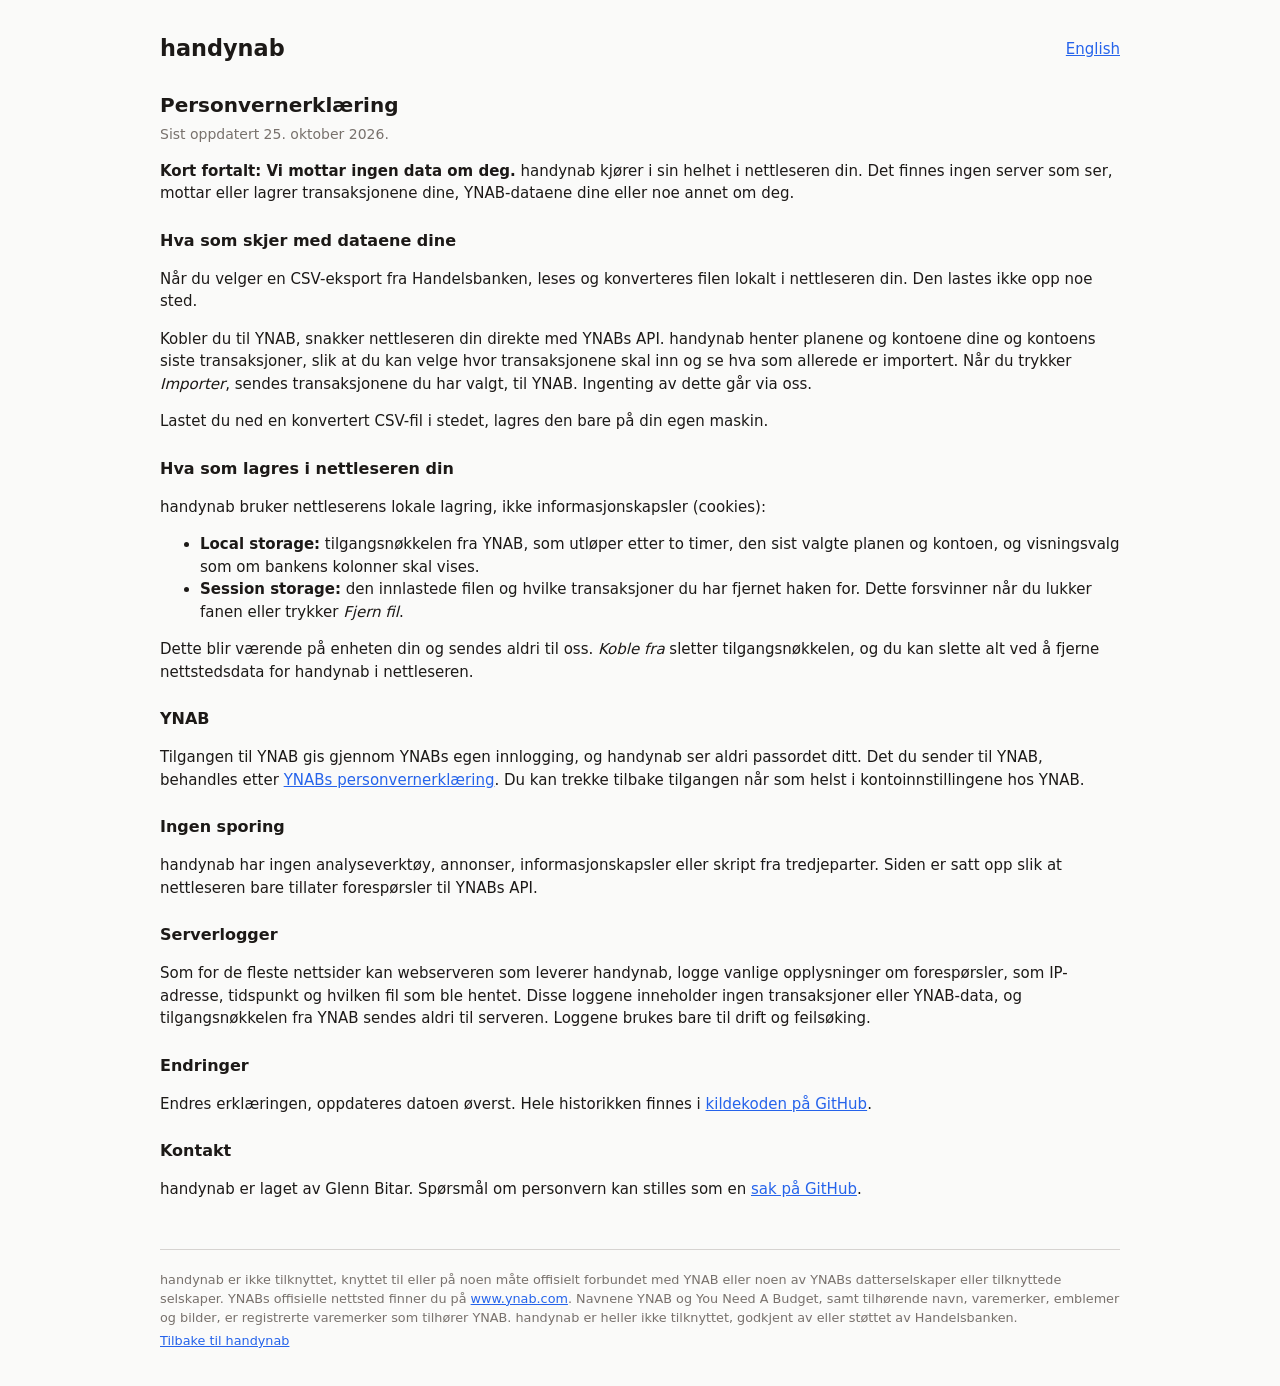
<file: personvern.html>
<!doctype html>
<html lang="nb">
<head>
<meta charset="utf-8">
<meta name="viewport" content="width=device-width, initial-scale=1">
<title>Personvern – handynab</title>
<link rel="icon" href="favicon.ico" sizes="32x32">
<link rel="icon" href="favicon.svg" type="image/svg+xml">
<link rel="apple-touch-icon" href="apple-touch-icon.png">
<link rel="stylesheet" href="style.css">
<link rel="alternate" hreflang="nb" href="personvern.html">
<link rel="alternate" hreflang="en" href="privacy.html">
</head>
<body>
<main class="policy">
  <header>
    <h1><a href="./">handynab</a></h1>
    <a href="privacy.html" hreflang="en" lang="en">English</a>
  </header>
  <h2>Personvernerklæring</h2>
  <p class="note">Sist oppdatert 25. oktober 2026.</p>
  <p>
    <strong>Kort fortalt: Vi mottar ingen data om deg.</strong>
    handynab kjører i sin helhet i nettleseren din. Det finnes ingen server som ser, mottar eller lagrer
    transaksjonene dine, YNAB-dataene dine eller noe annet om deg.
  </p>

  <h3>Hva som skjer med dataene dine</h3>
  <p>
    Når du velger en CSV-eksport fra Handelsbanken, leses og konverteres filen lokalt i nettleseren din.
    Den lastes ikke opp noe sted.
  </p>
  <p>
    Kobler du til YNAB, snakker nettleseren din direkte med YNABs API. handynab henter planene og kontoene
    dine og kontoens siste transaksjoner, slik at du kan velge hvor transaksjonene skal inn og se hva som
    allerede er importert. Når du trykker <em>Importer</em>, sendes transaksjonene du har valgt, til YNAB.
    Ingenting av dette går via oss.
  </p>
  <p>
    Lastet du ned en konvertert CSV-fil i stedet, lagres den bare på din egen maskin.
  </p>

  <h3>Hva som lagres i nettleseren din</h3>
  <p>handynab bruker nettleserens lokale lagring, ikke informasjonskapsler (cookies):</p>
  <ul>
    <li>
      <strong>Local storage:</strong> tilgangsnøkkelen fra YNAB, som utløper etter to timer, den sist valgte
      planen og kontoen, og visningsvalg som om bankens kolonner skal vises.
    </li>
    <li>
      <strong>Session storage:</strong> den innlastede filen og hvilke transaksjoner du har fjernet haken for.
      Dette forsvinner når du lukker fanen eller trykker <em>Fjern fil</em>.
    </li>
  </ul>
  <p>
    Dette blir værende på enheten din og sendes aldri til oss. <em>Koble fra</em> sletter tilgangsnøkkelen,
    og du kan slette alt ved å fjerne nettstedsdata for handynab i nettleseren.
  </p>

  <h3>YNAB</h3>
  <p>
    Tilgangen til YNAB gis gjennom YNABs egen innlogging, og handynab ser aldri passordet ditt.
    Det du sender til YNAB, behandles etter
    <a href="https://www.ynab.com/privacy-policy" target="_blank" rel="noreferrer">YNABs personvernerklæring</a>.
    Du kan trekke tilbake tilgangen når som helst i kontoinnstillingene hos YNAB.
  </p>

  <h3>Ingen sporing</h3>
  <p>
    handynab har ingen analyseverktøy, annonser, informasjonskapsler eller skript fra tredjeparter.
    Siden er satt opp slik at nettleseren bare tillater forespørsler til YNABs API.
  </p>

  <h3>Serverlogger</h3>
  <p>
    Som for de fleste nettsider kan webserveren som leverer handynab, logge vanlige opplysninger om
    forespørsler, som IP-adresse, tidspunkt og hvilken fil som ble hentet. Disse loggene inneholder ingen
    transaksjoner eller YNAB-data, og tilgangsnøkkelen fra YNAB sendes aldri til serveren.
    Loggene brukes bare til drift og feilsøking.
  </p>

  <h3>Endringer</h3>
  <p>
    Endres erklæringen, oppdateres datoen øverst. Hele historikken finnes i
    <a href="https://github.com/glennib/ynab-tools/commits/main/personvern.html" target="_blank" rel="noreferrer">kildekoden på GitHub</a>.
  </p>

  <h3>Kontakt</h3>
  <p>
    handynab er laget av Glenn Bitar. Spørsmål om personvern kan stilles som en
    <a href="https://github.com/glennib/ynab-tools/issues" target="_blank" rel="noreferrer">sak på GitHub</a>.
  </p>

  <footer>
    <p>
      handynab er ikke tilknyttet, knyttet til eller på noen måte offisielt forbundet med YNAB eller noen av
      YNABs datterselskaper eller tilknyttede selskaper. YNABs offisielle nettsted finner du på
      <a href="https://www.ynab.com" target="_blank" rel="noreferrer">www.ynab.com</a>.
      Navnene YNAB og You Need A Budget, samt tilhørende navn, varemerker, emblemer og bilder, er registrerte
      varemerker som tilhører YNAB. handynab er heller ikke tilknyttet, godkjent av eller støttet av Handelsbanken.
    </p>
    <p><a href="./">Tilbake til handynab</a></p>
  </footer>
</main>
</body>
</html>
</file>
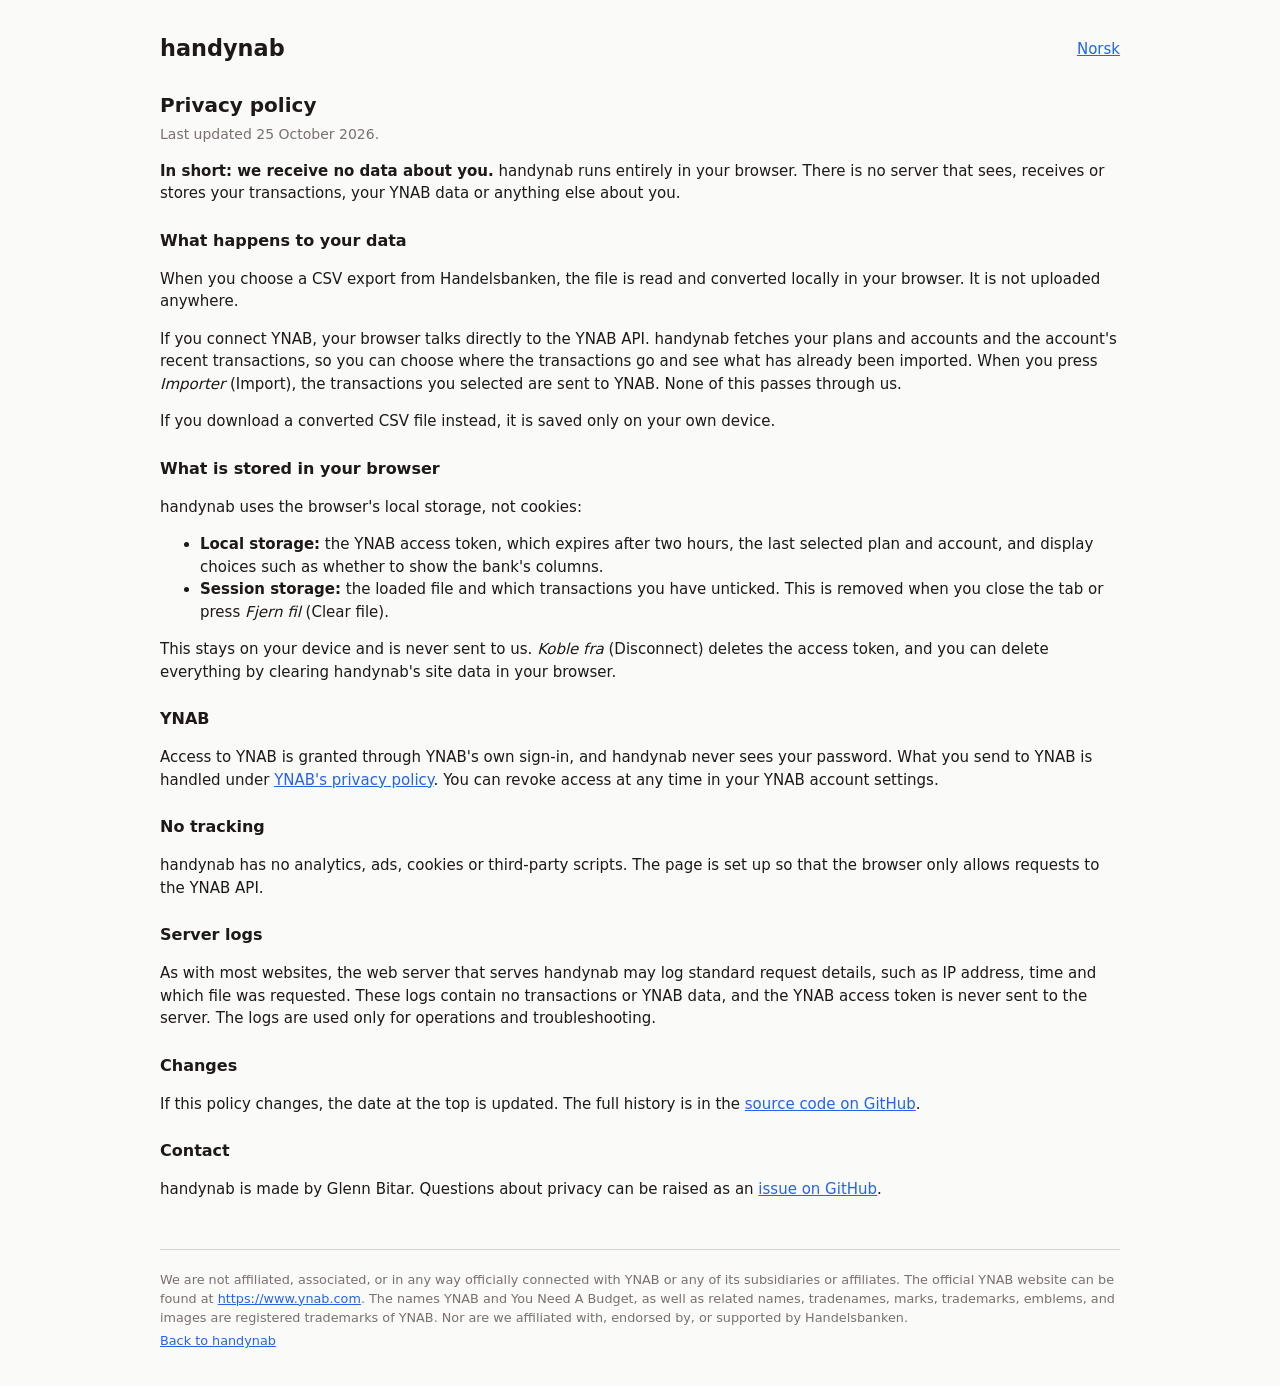
<file: privacy.html>
<!doctype html>
<html lang="en">
<head>
<meta charset="utf-8">
<meta name="viewport" content="width=device-width, initial-scale=1">
<title>Privacy – handynab</title>
<link rel="icon" href="favicon.ico" sizes="32x32">
<link rel="icon" href="favicon.svg" type="image/svg+xml">
<link rel="apple-touch-icon" href="apple-touch-icon.png">
<link rel="stylesheet" href="style.css">
<link rel="alternate" hreflang="nb" href="personvern.html">
<link rel="alternate" hreflang="en" href="privacy.html">
</head>
<body>
<main class="policy">
  <header>
    <h1><a href="./">handynab</a></h1>
    <a href="personvern.html" hreflang="nb" lang="nb">Norsk</a>
  </header>
  <h2>Privacy policy</h2>
  <p class="note">Last updated 25 October 2026.</p>
  <p>
    <strong>In short: we receive no data about you.</strong>
    handynab runs entirely in your browser. There is no server that sees, receives or stores your
    transactions, your YNAB data or anything else about you.
  </p>

  <h3>What happens to your data</h3>
  <p>
    When you choose a CSV export from Handelsbanken, the file is read and converted locally in your browser.
    It is not uploaded anywhere.
  </p>
  <p>
    If you connect YNAB, your browser talks directly to the YNAB API. handynab fetches your plans and accounts
    and the account's recent transactions, so you can choose where the transactions go and see what has
    already been imported. When you press <em>Importer</em> (Import), the transactions you selected are sent
    to YNAB. None of this passes through us.
  </p>
  <p>
    If you download a converted CSV file instead, it is saved only on your own device.
  </p>

  <h3>What is stored in your browser</h3>
  <p>handynab uses the browser's local storage, not cookies:</p>
  <ul>
    <li>
      <strong>Local storage:</strong> the YNAB access token, which expires after two hours, the last selected
      plan and account, and display choices such as whether to show the bank's columns.
    </li>
    <li>
      <strong>Session storage:</strong> the loaded file and which transactions you have unticked.
      This is removed when you close the tab or press <em>Fjern fil</em> (Clear file).
    </li>
  </ul>
  <p>
    This stays on your device and is never sent to us. <em>Koble fra</em> (Disconnect) deletes the access
    token, and you can delete everything by clearing handynab's site data in your browser.
  </p>

  <h3>YNAB</h3>
  <p>
    Access to YNAB is granted through YNAB's own sign-in, and handynab never sees your password.
    What you send to YNAB is handled under
    <a href="https://www.ynab.com/privacy-policy" target="_blank" rel="noreferrer">YNAB's privacy policy</a>.
    You can revoke access at any time in your YNAB account settings.
  </p>

  <h3>No tracking</h3>
  <p>
    handynab has no analytics, ads, cookies or third-party scripts.
    The page is set up so that the browser only allows requests to the YNAB API.
  </p>

  <h3>Server logs</h3>
  <p>
    As with most websites, the web server that serves handynab may log standard request details, such as
    IP address, time and which file was requested. These logs contain no transactions or YNAB data, and the
    YNAB access token is never sent to the server. The logs are used only for operations and troubleshooting.
  </p>

  <h3>Changes</h3>
  <p>
    If this policy changes, the date at the top is updated. The full history is in the
    <a href="https://github.com/glennib/ynab-tools/commits/main/privacy.html" target="_blank" rel="noreferrer">source code on GitHub</a>.
  </p>

  <h3>Contact</h3>
  <p>
    handynab is made by Glenn Bitar. Questions about privacy can be raised as an
    <a href="https://github.com/glennib/ynab-tools/issues" target="_blank" rel="noreferrer">issue on GitHub</a>.
  </p>

  <footer>
    <p lang="en">
      We are not affiliated, associated, or in any way officially connected with YNAB or any of its subsidiaries
      or affiliates. The official YNAB website can be found at
      <a href="https://www.ynab.com" target="_blank" rel="noreferrer">https://www.ynab.com</a>.
      The names YNAB and You Need A Budget, as well as related names, tradenames, marks, trademarks, emblems,
      and images are registered trademarks of YNAB.
      Nor are we affiliated with, endorsed by, or supported by Handelsbanken.
    </p>
    <p><a href="./">Back to handynab</a></p>
  </footer>
</main>
</body>
</html>
</file>
<file: style.css>
:root {
  color-scheme: light dark;
  --bg: #fafaf9; --fg: #1c1917; --muted: #78716c; --line: #d6d3d1;
  --accent: #2563eb; --drop: #eff6ff; --neg: #b91c1c; --pos: #15803d;
}
@media (prefers-color-scheme: dark) {
  :root {
    --bg: #1c1917; --fg: #f5f5f4; --muted: #a8a29e; --line: #44403c;
    --accent: #60a5fa; --drop: #1e293b; --neg: #f87171; --pos: #4ade80;
  }
}
body { margin: 0; background: var(--bg); color: var(--fg);
       font: 15px/1.5 system-ui, sans-serif; }
main { max-width: 960px; margin: 0 auto; padding: 2rem 1rem; }
header { display: flex; justify-content: space-between; align-items: center;
         gap: 1rem; flex-wrap: wrap; margin-bottom: 1rem; }
h1 { font-size: 1.4rem; margin: 0; }
#auth { display: flex; gap: 0.75rem; align-items: center; flex-wrap: wrap; color: var(--muted); }
#drop { display: block; border: 2px dashed var(--line); border-radius: 12px; padding: 3rem 1rem;
        text-align: center; color: var(--muted); cursor: pointer; }
#drop.over { border-color: var(--accent); background: var(--drop); color: var(--fg); }
#target { margin-top: 1.25rem; display: flex; gap: 1rem; align-items: end; flex-wrap: wrap; }
#target label { display: flex; flex-direction: column; gap: 0.25rem; color: var(--muted);
                font-size: 0.875rem; }
#summary { margin: 1.25rem 0 0.75rem; display: flex; gap: 1rem;
           align-items: center; flex-wrap: wrap; }
#error { color: var(--neg); margin-top: 1rem; }
#import-status { margin: 0.75rem 0 0; }
button { font: inherit; padding: 0.5rem 1rem; border: 0; border-radius: 8px;
         background: var(--accent); color: white; cursor: pointer; }
button.secondary { background: transparent; color: var(--fg); border: 1px solid var(--line); }
button:disabled { opacity: 0.5; cursor: default; }
select { font: inherit; padding: 0.4rem 0.5rem; border: 1px solid var(--line); border-radius: 8px;
         background: var(--bg); color: var(--fg); min-width: 12rem; max-width: 100%; }
.table { overflow-x: auto; }
table { border-collapse: collapse; width: 100%; font-size: 0.875rem; }
th, td { text-align: left; padding: 0.35rem 0.5rem; border-bottom: 1px solid var(--line);
         vertical-align: top; }
th { color: var(--muted); font-weight: 500; }
td.amount { text-align: right; font-variant-numeric: tabular-nums; white-space: nowrap; }
td.amount.neg { color: var(--neg); }
td.amount.pos { color: var(--pos); }
td.date { white-space: nowrap; }
td.memo { color: var(--muted); }
td.flags { color: var(--muted); font-size: 0.8rem; white-space: nowrap; }
#recent { margin-top: 1rem; }
th.include, td.include { width: 1px; padding-right: 0; }
.include input { margin: 0.2rem 0 0; cursor: pointer; }
tr.excluded > :not(.include) { opacity: 0.4; }
#show-source-label { margin-left: auto; color: var(--muted); font-size: 0.875rem;
                     display: flex; gap: 0.4rem; align-items: center; cursor: pointer; }
th.source, td.source { color: var(--muted); font-size: 0.8rem; white-space: nowrap; opacity: 0.8; }
@media (min-width: 641px) {
  tr:has(.source) > .payee { min-width: 10rem; }
  tr:has(.source) > .memo { min-width: 16rem; }
  .amount + .source { border-left: 1px solid var(--line); }
}
details { margin-top: 1.25rem; }
summary { cursor: pointer; color: var(--muted); }
details .note { color: var(--muted); font-size: 0.875rem; margin: 0.5rem 0; }
#ignored-rows { margin: 0; padding-left: 1.25rem; font-size: 0.875rem; overflow-wrap: anywhere; }
footer { margin-top: 3rem; padding-top: 1rem; border-top: 1px solid var(--line);
         color: var(--muted); font-size: 0.8rem; }
footer p { margin: 0.25rem 0; }
a { color: var(--accent); }
dialog { max-width: min(36rem, calc(100vw - 2rem)); max-height: calc(100dvh - 2rem); box-sizing: border-box;
         padding: 1.5rem; border: 1px solid var(--line); border-radius: 12px;
         background: var(--bg); color: var(--fg); }
dialog::backdrop { background: rgb(0 0 0 / 0.5); }
dialog h2 { font-size: 1.25rem; margin: 0 0 0.75rem; }
dialog h3 { font-size: 1rem; margin: 1.25rem 0 0.25rem; }
dialog p, dialog ol { margin: 0.5rem 0; }
dialog ol { padding-left: 1.25rem; }
dialog li { margin-bottom: 0.4rem; }
dialog .actions { display: flex; justify-content: flex-end; margin-top: 1.25rem; }

@media (max-width: 640px) {
  main { padding: 1rem; }
  #drop { padding: 2rem 1rem; }
  button, select { min-height: 2.75rem; }
  #target { flex-direction: column; align-items: stretch; }
  #target select { width: 100%; }
  /* Each transaction becomes a card: date and amount on top, payee and memo below. */
  thead { display: none; }
  table, tbody { display: block; }
  tr { display: grid; grid-template-columns: 1fr auto; gap: 0 1rem;
       padding: 0.5rem 0; border-bottom: 1px solid var(--line); }
  td { border: 0; padding: 0; }
  td.date { color: var(--muted); grid-row: 1; grid-column: 1; }
  td.amount { grid-row: 1; grid-column: 2; }
  td.payee { grid-column: 1 / -1; font-weight: 500; }
  td.memo { grid-column: 1 / -1; overflow-wrap: anywhere; }
  td.memo:empty { display: none; }
  td.source { grid-column: 1 / -1; font-size: 0.75rem; white-space: normal; overflow-wrap: anywhere; }
  td.source::before { content: attr(data-label) ": "; }
  td.source:empty { display: none; }
  td.flags { grid-column: 1 / -1; white-space: normal; }
  td.flags:empty { display: none; }
  /* Selectable cards keep the checkbox in its own column to the left of the card. */
  tr:has(.include) { grid-template-columns: auto 1fr auto; }
  tr:has(.include) > td { grid-column: 2 / -1; }
  tr:has(.include) > td.include { grid-column: 1; grid-row: 1 / span 9; padding-right: 0.75rem; }
  tr:has(.include) > td.date { grid-column: 2; }
  tr:has(.include) > td.amount { grid-column: 3; }
  .include input { width: 1.25rem; height: 1.25rem; }
}
.policy h1 a { color: inherit; text-decoration: none; }
.policy h2 { font-size: 1.25rem; margin: 1.5rem 0 0.25rem; }
.policy h3 { font-size: 1rem; margin: 1.5rem 0 0.25rem; }
.policy .note { color: var(--muted); font-size: 0.875rem; margin-top: 0; }
</file>
